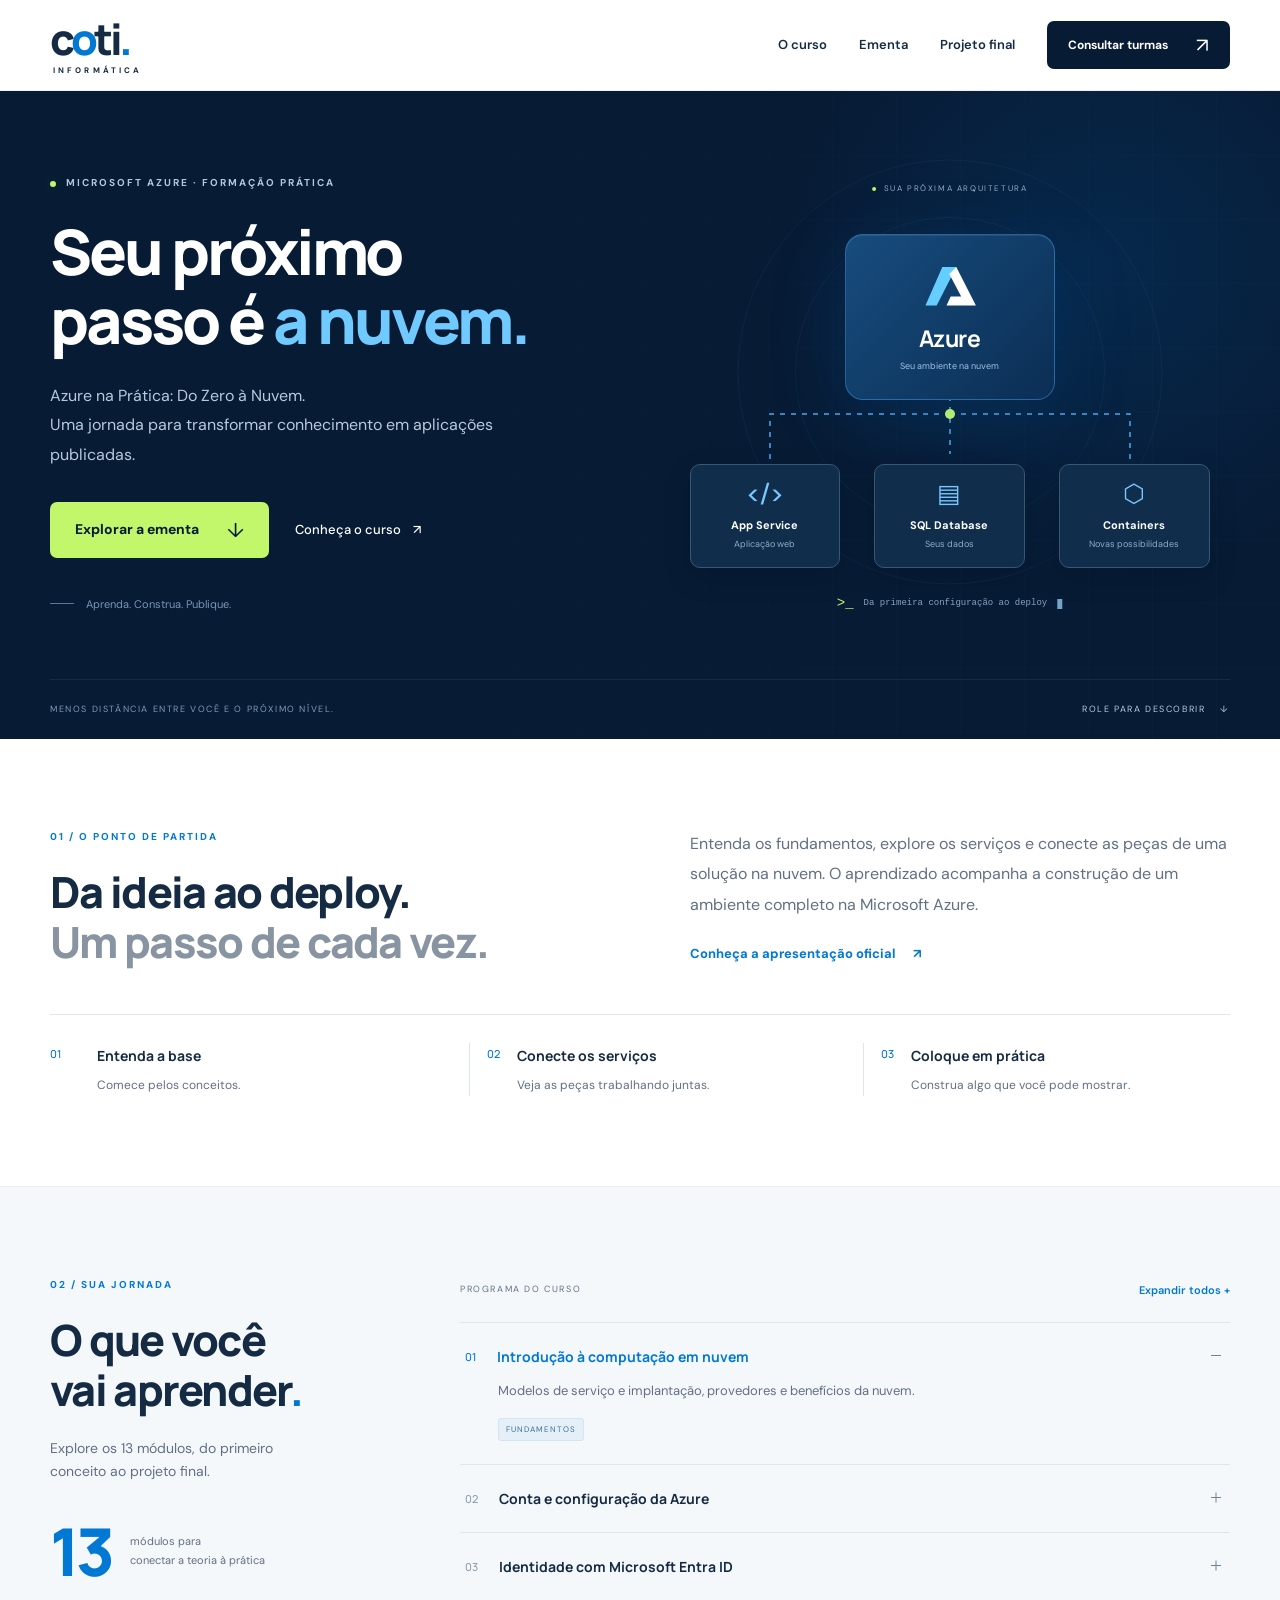
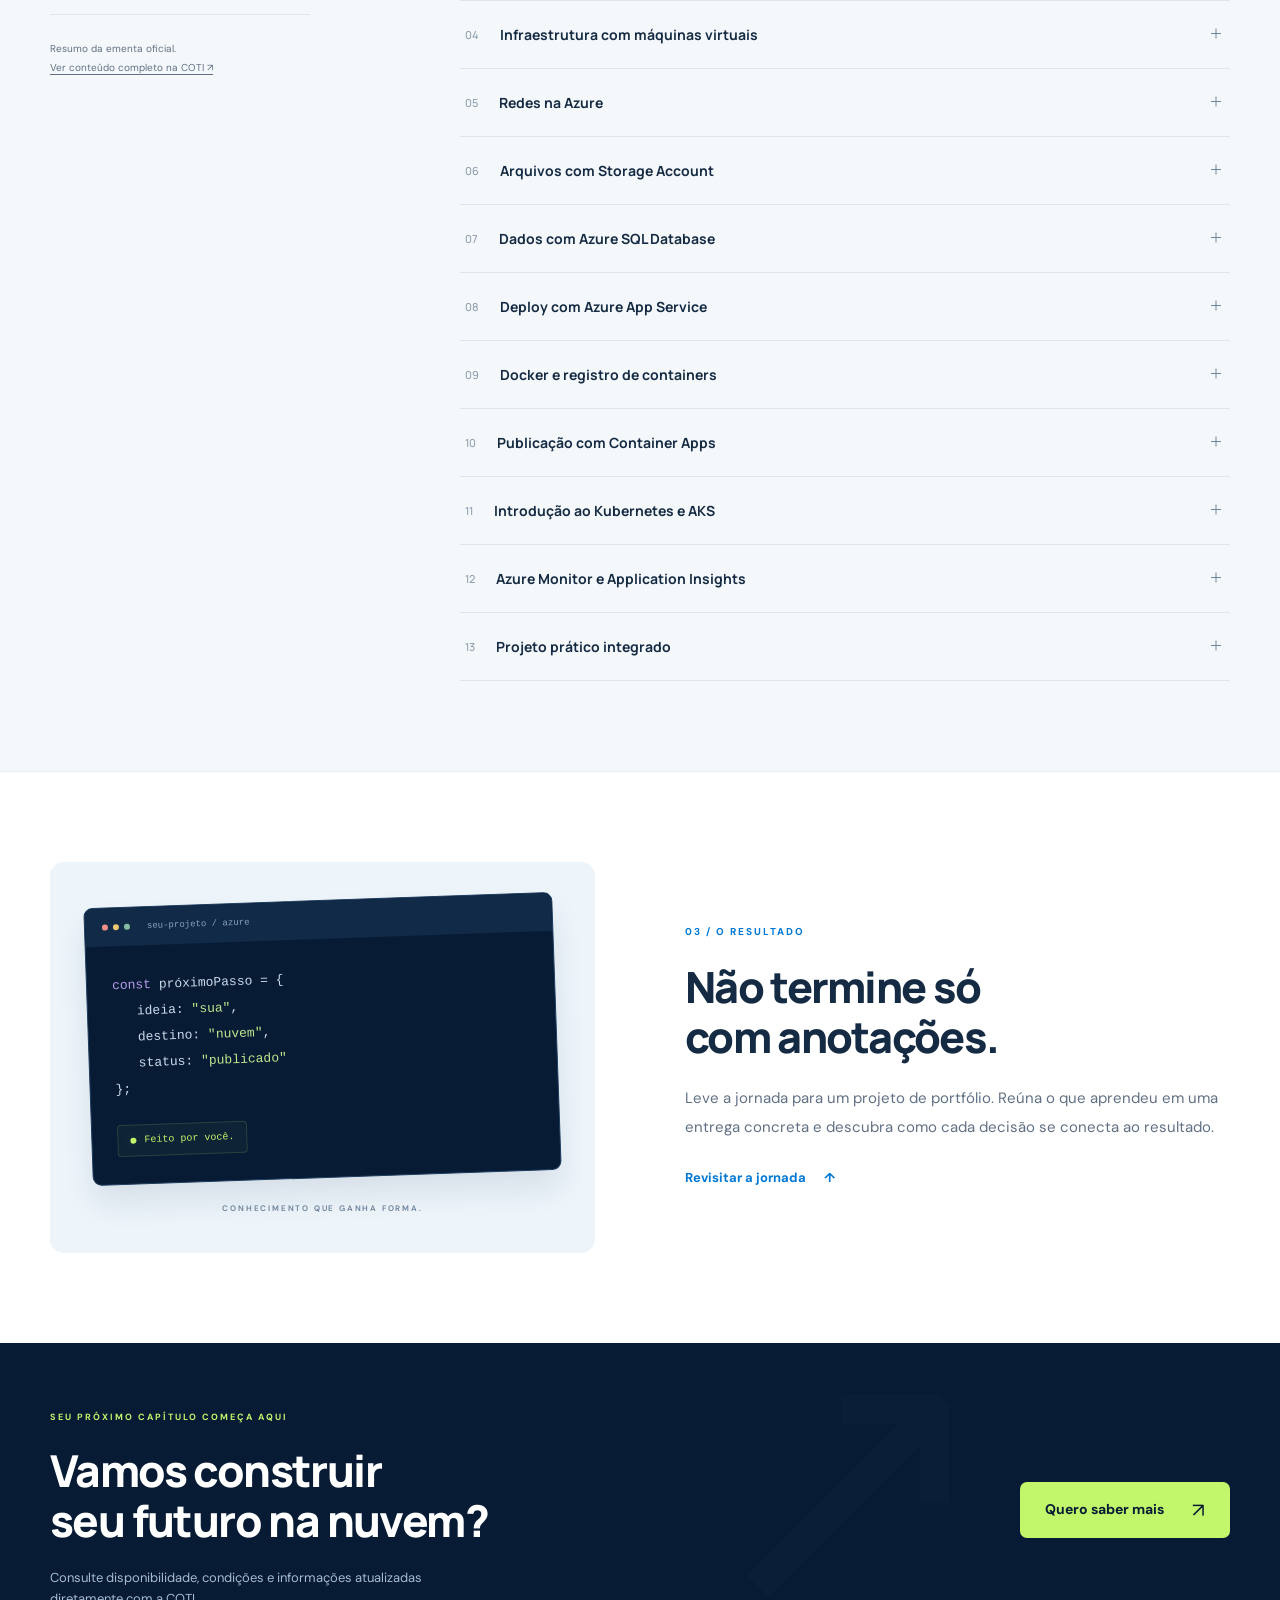
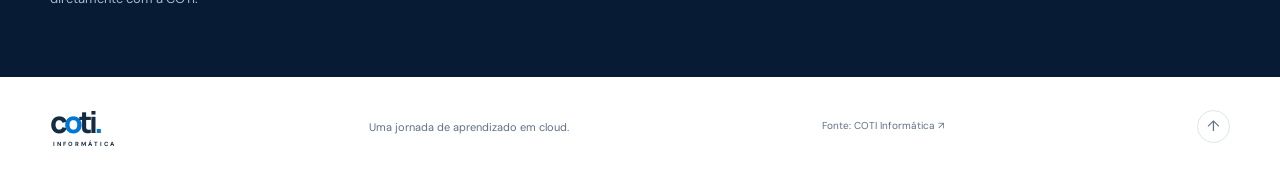
<file: index.html>
<!DOCTYPE html>
<html lang="pt-BR">
<head>
  <meta charset="UTF-8">
  <meta name="viewport" content="width=device-width, initial-scale=1">
  <meta name="theme-color" content="#071b35">
  <meta name="description" content="Explore a ementa do curso Azure na Prática da COTI Informática. Conheça a jornada de aprendizado e consulte informações sobre turmas.">
  <title>Azure na Prática | COTI Informática</title>
  <link rel="stylesheet" href="styles.css">
  <script src="app.js" defer></script>
</head>
<body>
  <a class="skip-link" href="#conteudo">Pular para o conteúdo</a>
  <header class="site-header">
    <div class="container header-inner">
      <a class="brand" href="#inicio" aria-label="COTI Informática, início"><span class="brand-symbol" aria-hidden="true">c<span>o</span>ti<span class="brand-dot">.</span></span><span class="brand-caption">INFORMÁTICA</span></a>
      <button class="menu-toggle" type="button" aria-controls="main-nav" aria-expanded="false" hidden>Menu <span aria-hidden="true">☰</span></button>
      <nav id="main-nav" class="main-nav" aria-label="Navegação principal">
        <a href="#sobre">O curso</a><a href="#ementa">Ementa</a><a href="#projeto">Projeto final</a>
        <a class="button button-small button-dark" href="https://www.cotiinformatica.com.br/curso/azure" target="_blank" rel="noopener noreferrer">Consultar turmas <span aria-hidden="true">↗</span></a>
      </nav>
    </div>
  </header>
  <main id="conteudo">
    <section id="inicio" class="hero">
      <div class="hero-grid" aria-hidden="true"></div>
      <div class="container hero-layout">
        <div class="hero-copy">
          <p class="eyebrow"><span class="status-dot"></span> MICROSOFT AZURE · FORMAÇÃO PRÁTICA</p>
          <h1>Seu próximo<br>passo é <span>a nuvem.</span></h1>
          <p class="hero-description">Azure na Prática: Do Zero à Nuvem.<br>Uma jornada para transformar conhecimento em aplicações publicadas.</p>
          <div class="hero-actions"><a class="button button-lime" href="#ementa">Explorar a ementa <span aria-hidden="true">↓</span></a><a class="text-link" href="#sobre">Conheça o curso <span aria-hidden="true">↗</span></a></div>
          <div class="hero-note"><span class="note-line" aria-hidden="true"></span> Aprenda. Construa. Publique.</div>
        </div>
        <div class="cloud-scene" role="img" aria-label="Ilustração de uma aplicação conectada à nuvem Azure, com serviços web, banco de dados e containers">
          <div class="scene-orbit orbit-one"></div><div class="scene-orbit orbit-two"></div>
          <span class="scene-label"><span class="status-dot"></span> SUA PRÓXIMA ARQUITETURA</span>
          <svg class="scene-lines" viewBox="0 0 520 440" fill="none" aria-hidden="true"><path d="M260 178V280M260 240H80V300M260 240H440V300" stroke="#4ba9ef" stroke-width="1.5" stroke-dasharray="5 6"/><circle cx="260" cy="240" r="5" fill="#c2f76b"/></svg>
          <div class="azure-core"><svg viewBox="0 0 80 80" aria-hidden="true"><path d="M29 10H49L21 65H5Z" fill="#65ceff"/><path d="M49 10L77 65H35L41 52H56L39 20Z" fill="#fff"/></svg><strong>Azure</strong><span>Seu ambiente na nuvem</span></div>
          <div class="service-node node-web"><span class="node-icon" aria-hidden="true">&lt;/&gt;</span><strong>App Service</strong><span>Aplicação web</span></div>
          <div class="service-node node-data"><span class="node-icon" aria-hidden="true">▤</span><strong>SQL Database</strong><span>Seus dados</span></div>
          <div class="service-node node-container"><span class="node-icon" aria-hidden="true">⬡</span><strong>Containers</strong><span>Novas possibilidades</span></div>
          <div class="scene-footer"><span class="terminal-prompt" aria-hidden="true">&gt;_</span> Da primeira configuração ao deploy <span class="terminal-cursor" aria-hidden="true"></span></div>
        </div>
      </div>
      <div class="container hero-bottom"><span>MENOS DISTÂNCIA ENTRE VOCÊ E O PRÓXIMO NÍVEL.</span><a href="#sobre" aria-label="Ir para a apresentação do curso">ROLE PARA DESCOBRIR <span aria-hidden="true">↓</span></a></div>
    </section>
    <section id="sobre" class="section about-section">
      <div class="container about-layout">
        <div><p class="eyebrow section-eyebrow">01 / O PONTO DE PARTIDA</p><h2>Da ideia ao deploy.<br><span class="muted">Um passo de cada vez.</span></h2></div>
        <div class="about-copy"><p>Entenda os fundamentos, explore os serviços e conecte as peças de uma solução na nuvem. O aprendizado acompanha a construção de um ambiente completo na Microsoft Azure.</p><a class="inline-link" href="https://www.cotiinformatica.com.br/curso/azure" target="_blank" rel="noopener noreferrer">Conheça a apresentação oficial <span aria-hidden="true">↗</span></a></div>
      </div>
      <div class="container journey-strip"><div><span>01</span><strong>Entenda a base</strong><p>Comece pelos conceitos.</p></div><div><span>02</span><strong>Conecte os serviços</strong><p>Veja as peças trabalhando juntas.</p></div><div><span>03</span><strong>Coloque em prática</strong><p>Construa algo que você pode mostrar.</p></div></div>
    </section>
    <section id="ementa" class="section syllabus-section">
      <div class="container syllabus-layout">
        <aside class="syllabus-intro"><p class="eyebrow section-eyebrow">02 / SUA JORNADA</p><h2>O que você<br>vai aprender<span class="blue-dot">.</span></h2><p>Explore os 13 módulos, do primeiro conceito ao projeto final.</p><div class="syllabus-stat"><strong>13</strong><span>módulos para<br>conectar a teoria à prática</span></div><p class="source-note">Resumo da ementa oficial.<br><a href="https://www.cotiinformatica.com.br/curso/azure" target="_blank" rel="noopener noreferrer">Ver conteúdo completo na COTI ↗</a></p></aside>
        <div class="module-panel"><div class="module-toolbar"><span>PROGRAMA DO CURSO</span><button id="toggle-modules" type="button" hidden>Expandir todos <span aria-hidden="true">+</span></button></div>
          <details class="module" open><summary><span class="module-number">01</span><h3>Introdução à computação em nuvem</h3><span class="module-plus" aria-hidden="true"></span></summary><div class="module-content"><p>Modelos de serviço e implantação, provedores e benefícios da nuvem.</p><span class="topic-tag">FUNDAMENTOS</span></div></details>
          <details class="module"><summary><span class="module-number">02</span><h3>Conta e configuração da Azure</h3><span class="module-plus" aria-hidden="true"></span></summary><div class="module-content"><p>Portal, assinaturas, grupos de recursos, organização e custos.</p><span class="topic-tag">PRIMEIROS PASSOS</span></div></details>
          <details class="module"><summary><span class="module-number">03</span><h3>Identidade com Microsoft Entra ID</h3><span class="module-plus" aria-hidden="true"></span></summary><div class="module-content"><p>Identidades, usuários, grupos e permissões.</p><span class="topic-tag">ACESSO</span></div></details>
          <details class="module"><summary><span class="module-number">04</span><h3>Infraestrutura com máquinas virtuais</h3><span class="module-plus" aria-hidden="true"></span></summary><div class="module-content"><p>Provisionamento, dimensionamento, acesso remoto e proteção de VMs.</p><span class="topic-tag">INFRAESTRUTURA</span></div></details>
          <details class="module"><summary><span class="module-number">05</span><h3>Redes na Azure</h3><span class="module-plus" aria-hidden="true"></span></summary><div class="module-content"><p>Redes virtuais, tráfego, comunicação e segurança.</p><span class="topic-tag">CONECTIVIDADE</span></div></details>
          <details class="module"><summary><span class="module-number">06</span><h3>Arquivos com Storage Account</h3><span class="module-plus" aria-hidden="true"></span></summary><div class="module-content"><p>Armazenamento, arquivos, permissões e hospedagem estática.</p><span class="topic-tag">ARMAZENAMENTO</span></div></details>
          <details class="module"><summary><span class="module-number">07</span><h3>Dados com Azure SQL Database</h3><span class="module-plus" aria-hidden="true"></span></summary><div class="module-content"><p>Banco gerenciado, conexões, firewall, backup e escalabilidade.</p><span class="topic-tag">BANCO DE DADOS</span></div></details>
          <details class="module"><summary><span class="module-number">08</span><h3>Deploy com Azure App Service</h3><span class="module-plus" aria-hidden="true"></span></summary><div class="module-content"><p>Publicação web, configurações, versões, logs e dimensionamento.</p><span class="topic-tag">APLICAÇÕES</span></div></details>
          <details class="module"><summary><span class="module-number">09</span><h3>Docker e registro de containers</h3><span class="module-plus" aria-hidden="true"></span></summary><div class="module-content"><p>Imagens, execução e registro de containers.</p><span class="topic-tag">CONTAINERS</span></div></details>
          <details class="module"><summary><span class="module-number">10</span><h3>Publicação com Container Apps</h3><span class="module-plus" aria-hidden="true"></span></summary><div class="module-content"><p>Aplicações conteinerizadas, portas, variáveis e cenários de uso.</p><span class="topic-tag">CONTAINERS</span></div></details>
          <details class="module"><summary><span class="module-number">11</span><h3>Introdução ao Kubernetes e AKS</h3><span class="module-plus" aria-hidden="true"></span></summary><div class="module-content"><p>Orquestração, clusters, componentes e publicação no AKS.</p><span class="topic-tag">ORQUESTRAÇÃO</span></div></details>
          <details class="module"><summary><span class="module-number">12</span><h3>Azure Monitor e Application Insights</h3><span class="module-plus" aria-hidden="true"></span></summary><div class="module-content"><p>Métricas, logs, diagnóstico e desempenho.</p><span class="topic-tag">OBSERVABILIDADE</span></div></details>
          <details class="module"><summary><span class="module-number">13</span><h3>Projeto prático integrado</h3><span class="module-plus" aria-hidden="true"></span></summary><div class="module-content"><p>Aplicação completa com infraestrutura, dados, arquivos, containers, segurança e monitoramento.</p><a class="inline-link" href="#projeto">Conheça a entrega final ↗</a></div></details>
        </div>
      </div>
    </section>
    <section id="projeto" class="section project-section"><div class="container project-layout"><div class="project-visual" aria-hidden="true"><div class="project-window"><div class="window-bar"><i></i><i></i><i></i><span>seu-projeto / azure</span></div><div class="code-preview"><p><span>const</span> próximoPasso = {</p><p class="indent">ideia: <b>"sua"</b>,</p><p class="indent">destino: <b>"nuvem"</b>,</p><p class="indent">status: <b>"publicado"</b></p><p>};</p><div class="deploy-badge"><span class="status-dot"></span> Feito por você.</div></div></div><span class="project-caption">CONHECIMENTO QUE GANHA FORMA.</span></div><div><p class="eyebrow section-eyebrow">03 / O RESULTADO</p><h2>Não termine só<br>com anotações.</h2><p>Leve a jornada para um projeto de portfólio. Reúna o que aprendeu em uma entrega concreta e descubra como cada decisão se conecta ao resultado.</p><a class="inline-link" href="#ementa">Revisitar a jornada <span aria-hidden="true">↑</span></a></div></div></section>
    <section id="proximo-passo" class="cta-section"><div class="container cta-layout"><div><p class="eyebrow">SEU PRÓXIMO CAPÍTULO COMEÇA AQUI</p><h2>Vamos construir<br>seu futuro na nuvem?</h2><p>Consulte disponibilidade, condições e informações atualizadas diretamente com a COTI.</p></div><a class="button button-lime" href="https://www.cotiinformatica.com.br/curso/azure" target="_blank" rel="noopener noreferrer">Quero saber mais <span aria-hidden="true">↗</span></a></div></section>
  </main>
  <footer class="site-footer"><div class="container footer-inner"><a class="brand footer-brand" href="#inicio" aria-label="COTI Informática, voltar ao início"><span class="brand-symbol">c<span>o</span>ti<span class="brand-dot">.</span></span><span class="brand-caption">INFORMÁTICA</span></a><p>Uma jornada de aprendizado em cloud.</p><a href="https://www.cotiinformatica.com.br/curso/azure" target="_blank" rel="noopener noreferrer">Fonte: COTI Informática <span aria-hidden="true">↗</span></a><a href="#inicio" class="back-top" aria-label="Voltar ao topo">↑</a></div></footer>
</body>
</html>
</file>
<file: styles.css>
@import url('https://fonts.googleapis.com/css2?family=DM+Sans:wght@400;500;600;700&family=Manrope:wght@400;500;600;700;800&display=swap');

:root{--navy:#071b35;--navy-soft:#102c4c;--blue:#0078d4;--lime:#c2f76b;--ink:#152b43;--muted:#617084;--line:#dde5ed;--paper:#f5f8fb;--heading:'Manrope',sans-serif;--body:'DM Sans',sans-serif}
*{box-sizing:border-box}html{scroll-behavior:smooth;scroll-padding-top:110px}body{margin:0;color:var(--ink);font:16px/1.65 var(--body);background:#fff}a{color:inherit;text-decoration:none}button{font:inherit}button,a,summary{-webkit-tap-highlight-color:transparent}button{cursor:pointer}button:disabled{cursor:default}a:focus-visible,button:focus-visible,summary:focus-visible{outline:3px solid var(--blue);outline-offset:6px;border-radius:4px}h1,h2,h3,p{margin:0}h1,h2,h3{font-family:var(--heading);line-height:1.15}::selection{background:var(--lime);color:var(--navy)}[hidden]{display:none!important}.container{width:min(1180px,calc(100% - 80px));margin-inline:auto}.skip-link{position:fixed;top:12px;left:12px;z-index:100;background:#fff;color:var(--navy);padding:10px 16px;transform:translateY(-160%)}.skip-link:focus{transform:translateY(0)}
.site-header{background:#fff;position:sticky;top:0;z-index:20;border-bottom:1px solid #edf1f5}.header-inner{display:flex;justify-content:space-between;align-items:center;min-height:90px;gap:30px}.brand{display:inline-flex;flex-direction:column;line-height:1;flex-shrink:0}.brand-symbol{font-family:var(--heading);font-weight:800;font-size:43px;letter-spacing:-3.5px}.brand-symbol>span:first-child{color:var(--blue)}.brand-dot{color:var(--blue)}.brand-caption{font-size:8px;letter-spacing:3.1px;font-weight:700;margin-top:6px;padding-left:3px}.main-nav{display:flex;align-items:center;gap:32px;font-size:13px;font-weight:600}.main-nav>a:not(.button):hover{color:var(--blue)}.button{display:inline-flex;align-items:center;justify-content:center;gap:28px;padding:17px 24px;border:1px solid transparent;border-radius:7px;font-weight:700;font-size:14px;line-height:1.4;transition:background .2s,transform .2s}.button:hover{transform:translateY(-2px)}.button span{font-size:20px;font-weight:400;line-height:1}.button-dark{color:#fff;background:var(--navy)}.button-dark:hover{background:var(--navy-soft)}.button-small{padding:13px 20px;font-size:12px}.button-lime{color:var(--navy);background:var(--lime)}.button-lime:hover{background:#d1ff8d}.menu-toggle{display:none;background:transparent;border:1px solid var(--line);padding:8px 12px;border-radius:6px;color:var(--navy);align-items:center;gap:12px}
.hero{position:relative;overflow:hidden;background:var(--navy);color:#fff}.hero-grid{position:absolute;inset:0;background-image:linear-gradient(#ffffff04 1px,transparent 1px),linear-gradient(90deg,#ffffff04 1px,transparent 1px);background-size:64px 64px;mask-image:linear-gradient(90deg,transparent,#000)}.hero:after{content:'';position:absolute;width:650px;height:650px;right:-150px;top:-150px;background:radial-gradient(ellipse,#0078d425,transparent 68%);pointer-events:none}.hero-layout{display:grid;grid-template-columns:1.05fr 1fr;align-items:center;gap:30px;position:relative;z-index:1;padding-block:83px 65px}.eyebrow{font-size:10px;font-weight:700;letter-spacing:2px;display:flex;align-items:center;gap:10px}.hero .eyebrow{color:#b0c8df}.status-dot{width:6px;height:6px;border-radius:50%;background:var(--lime);display:inline-block;flex-shrink:0;box-shadow:0 0 12px #c2f74430}.hero h1{font-size:clamp(46px,4.9vw,69px);font-weight:800;letter-spacing:-3px;line-height:1.1;margin-top:25px}.hero h1>span{color:#71caff}.hero-description{color:#b8c9db;font-size:16px;line-height:1.85;margin-top:26px;max-width:450px}.hero-actions{display:flex;gap:26px;align-items:center;margin-top:32px;flex-wrap:wrap}.text-link{font-size:13px;font-weight:500;display:inline-flex;gap:12px;align-items:center}.text-link:hover{color:var(--lime)}.hero-note{display:flex;gap:12px;align-items:center;color:#7896b3;font-size:11px;margin-top:37px}.note-line{width:24px;height:1px;background:#587795}.hero-bottom{position:relative;z-index:1;display:flex;justify-content:space-between;gap:20px;border-top:1px solid #ffffff12;padding-block:22px;color:#7f9ab6;font-size:9px;letter-spacing:1.6px}.hero-bottom a{display:flex;gap:15px;color:#b6cadd}.hero-bottom a:hover{color:#fff}
.cloud-scene{height:440px;position:relative;width:100%;max-width:520px;margin:auto}.scene-label{position:absolute;top:8px;left:50%;transform:translateX(-50%);font-size:8px;letter-spacing:1.6px;white-space:nowrap;color:#91acc8;display:flex;gap:8px;align-items:center}.scene-label .status-dot{width:4px;height:4px}.scene-orbit{position:absolute;border:1px solid #56a7e514;border-radius:50%;left:50%;top:45%;transform:translate(-50%,-50%)}.orbit-one{width:310px;height:310px}.orbit-two{width:425px;height:425px}.azure-core{position:absolute;top:60px;left:50%;transform:translateX(-50%);width:210px;height:166px;border:1px solid #448dd180;background:linear-gradient(135deg,#174c7e,#0b2e54);box-shadow:0 20px 80px #0078d429,inset 0 1px #ffffff15;border-radius:18px;display:flex;align-items:center;flex-direction:column;justify-content:center}.azure-core svg{height:56px;width:56px;margin-bottom:6px}.azure-core strong{font:700 23px var(--heading);letter-spacing:-.6px}.azure-core>span{font-size:9px;color:#9fc2e1;margin-top:5px}.scene-lines{width:100%;height:100%;position:absolute;inset:0}.service-node{position:absolute;top:290px;width:29%;height:104px;background:#102d4c;border:1px solid #365875;border-radius:10px;display:flex;align-items:center;flex-direction:column;justify-content:center;box-shadow:0 10px 30px #0002}.node-web{left:0}.node-data{left:35.5%}.node-container{right:0}.node-icon{font:500 25px/1 var(--body);color:#79c7ff;margin-bottom:10px}.service-node strong{font-size:11px}.service-node>span:last-child{font-size:9px;color:#8eacc7;margin-top:3px}.scene-footer{position:absolute;bottom:0;left:50%;transform:translateX(-50%);display:flex;align-items:center;gap:10px;font:9px/1.5 monospace;white-space:nowrap;color:#82a3bf}.terminal-prompt{color:var(--lime);font-size:14px}.terminal-cursor{width:5px;height:10px;background:#74a3c8}
.section{padding-block:90px}.section-eyebrow{color:var(--blue);margin-bottom:22px}.section h2{font-size:clamp(30px,3.4vw,43px);letter-spacing:-1.7px;font-weight:800}.muted{color:#8994a2}.about-layout{display:grid;grid-template-columns:1fr 1fr;gap:100px;align-items:center}.about-copy>p{font-size:16px;color:var(--muted);line-height:1.9;margin-bottom:20px}.inline-link{font-size:13px;font-weight:700;color:var(--blue);display:inline-flex;align-items:center;gap:18px}.inline-link:hover{text-decoration:underline;text-underline-offset:5px}.journey-strip{margin-top:48px;display:grid;grid-template-columns:repeat(3,1fr);border-top:1px solid var(--line);padding-top:28px}.journey-strip>div{position:relative;padding-left:47px}.journey-strip>div+div{border-left:1px solid var(--line);margin-left:26px}.journey-strip>div>span{position:absolute;left:0;top:0;color:var(--blue);font:500 11px/2 var(--heading)}.journey-strip>div+div>span{left:17px}.journey-strip strong{font:700 14px var(--heading)}.journey-strip p{color:var(--muted);font-size:12px;margin-top:6px}
.syllabus-section{background:var(--paper);border-block:1px solid #e9eef3}.syllabus-layout{display:grid;grid-template-columns:330px 1fr;gap:80px;align-items:start}.syllabus-intro{position:sticky;top:125px}.syllabus-intro>p:not(.eyebrow){color:var(--muted);font-size:14px;margin-top:23px;max-width:260px}.blue-dot{color:var(--blue)}.syllabus-stat{display:flex;align-items:center;gap:19px;margin-top:35px}.syllabus-stat strong{font:800 66px/1 var(--heading);letter-spacing:-4px;color:var(--blue)}.syllabus-stat span{font-size:11px;color:var(--muted);line-height:1.7}.syllabus-intro .source-note{font-size:10px!important;line-height:1.9;border-top:1px solid var(--line);padding-top:24px;margin-top:30px!important}.source-note a{text-decoration:underline;text-underline-offset:3px}.module-panel{min-width:0}.module-toolbar{display:flex;justify-content:space-between;align-items:center;gap:12px;padding-bottom:19px;font-size:9px;letter-spacing:1.6px;color:var(--muted)}.module-toolbar button{border:0;padding:4px 0;background:transparent;color:var(--blue);font-size:11px;font-weight:600;letter-spacing:0}.module{border-top:1px solid var(--line)}.module:last-child{border-bottom:1px solid var(--line)}.module summary{display:flex;align-items:center;gap:21px;cursor:pointer;padding:23px 5px;list-style:none}.module summary::-webkit-details-marker{display:none}.module-number{font:500 11px var(--heading);color:#8d9eae}.module h3{font-size:14px;font-weight:700;line-height:1.5;flex:1}.module-plus{position:relative;width:18px;height:18px;flex-shrink:0}.module-plus:before,.module-plus:after{content:'';position:absolute;top:8px;left:4px;height:1px;width:10px;background:#6d859a}.module-plus:after{transform:rotate(90deg)}.module[open] .module-plus:after{transform:rotate(0)}.module[open] summary{padding-bottom:12px}.module[open] h3,.module[open] .module-number{color:var(--blue)}.module summary:hover h3{color:var(--blue)}.module-content{padding:0 38px 23px;font-size:13px;line-height:1.85;color:var(--muted)}.topic-tag{display:inline-block;margin-top:15px;padding:3px 7px;background:#e5eff8;border:1px solid #d5e4f1;border-radius:3px;font-size:8px;letter-spacing:1px;color:#3e7199}.module-content .inline-link{margin-top:14px;font-size:11px}
.project-layout{display:grid;grid-template-columns:1fr 1fr;align-items:center;gap:90px}.project-layout>div>p:not(.eyebrow){color:var(--muted);font-size:15px;line-height:1.9;margin:23px 0}.project-visual{padding:38px;background:#edf4fa;border-radius:14px;position:relative}.project-window{background:var(--navy);border-radius:9px;box-shadow:0 18px 30px #0a2b4c18;overflow:hidden;transform:rotate(-2deg);border:1px solid #1d3c5d}.window-bar{display:flex;align-items:center;padding:14px 17px;background:#102a47;gap:5px}.window-bar i{width:6px;height:6px;border-radius:50%;background:#53718e}.window-bar i:first-child{background:#f18e87}.window-bar i:nth-child(2){background:#eac770}.window-bar i:nth-child(3){background:#86bba0}.window-bar>span{margin-left:12px;color:#88a5c0;font:9px monospace}.code-preview{padding:27px 25px;color:#cadbea;font:13px/2 monospace}.code-preview p{white-space:nowrap}.code-preview p>span{color:#b99de9}.code-preview .indent{padding-left:24px}.code-preview b{font-weight:400;color:#bce98c}.deploy-badge{display:inline-flex;align-items:center;gap:8px;border:1px solid #c2f76b25;background:#c2f76b0a;color:var(--lime);border-radius:4px;padding:5px 12px;margin-top:22px;font-size:10px}.project-caption{display:block;text-align:center;margin-top:24px;font-size:8px;font-weight:600;letter-spacing:1.8px;color:#6d859c}
.cta-section{padding-block:67px;background:var(--navy);color:#fff;position:relative;overflow:hidden}.cta-section:after{content:'↗';position:absolute;font:300 360px/1 var(--heading);color:#ffffff03;right:22%;top:-55px;pointer-events:none}.cta-layout{display:flex;justify-content:space-between;gap:50px;align-items:center;position:relative;z-index:1}.cta-section .eyebrow{color:var(--lime);font-size:9px;margin-bottom:20px}.cta-section h2{font-size:clamp(32px,3.5vw,44px);letter-spacing:-1.6px;font-weight:800}.cta-section p:not(.eyebrow){font-size:13px;color:#a6bbd0;margin-top:21px;max-width:420px}.cta-section .button{flex-shrink:0}.site-footer{padding-block:30px}.footer-inner{display:flex;align-items:center;justify-content:space-between;gap:24px}.footer-brand .brand-symbol{font-size:30px}.footer-brand .brand-caption{font-size:6px;letter-spacing:2px;margin-top:4px}.footer-inner>p{font-size:11px;color:var(--muted)}.footer-inner>a:not(.brand){font-size:10px;color:var(--muted)}.footer-inner>a:hover{color:var(--blue)}.back-top{border:1px solid var(--line);border-radius:50%;width:33px;height:33px;display:grid;place-items:center;font-size:15px!important}
.error-page{background:var(--navy);color:#fff;min-height:100vh;display:flex;flex-direction:column}.error-main{flex:1;padding-block:60px 80px}.error-main .eyebrow{color:#9db8d1}.error-number{font:800 clamp(100px,15vw,200px)/1 var(--heading);letter-spacing:-8px;color:#71caff;margin:35px 0 20px}.error-number>span{color:var(--lime)}.error-main h1{font-size:clamp(28px,4vw,44px);letter-spacing:-1.5px}.error-main p:not(.eyebrow){margin-top:22px;color:#a6bbd0}.error-footer{padding-block:23px;border-top:1px solid #ffffff18;color:#91a9bf;font-size:12px}
@media(min-width:1450px){.hero-layout{padding-block:100px 85px}}
@media(max-width:1050px){.container{width:calc(100% - 56px)}.hero-layout{gap:20px}.hero h1{letter-spacing:-2px}.hero-actions{gap:18px}.hero-actions .button{padding-inline:18px}.main-nav{gap:23px}.syllabus-layout{grid-template-columns:280px 1fr;gap:40px}.project-layout,.about-layout{gap:50px}.project-visual{padding:26px}.code-preview{padding-inline:20px;font-size:12px}.cloud-scene{height:400px}.azure-core{top:45px}.service-node{top:267px}.scene-footer{bottom:0}.scene-label{top:0}.hero-bottom{font-size:8px}}
@media(max-width:760px){html{scroll-padding-top:95px}.container{width:calc(100% - 40px)}.header-inner{min-height:76px;gap:20px;flex-wrap:wrap;padding-block:12px}.brand-symbol{font-size:35px}.brand-caption{font-size:6px;letter-spacing:2.7px}.menu-toggle:not([hidden]){display:inline-flex;font-size:12px}.main-nav{display:flex;flex-wrap:wrap;width:100%;gap:20px;padding-block:12px}.menu-toggle:not([hidden])+.main-nav{display:none}.menu-toggle:not([hidden])+.main-nav.is-open{display:flex}.main-nav .button{margin-left:auto}.hero-layout{grid-template-columns:1fr;gap:34px;padding-block:49px 35px}.hero h1{font-size:clamp(43px,9vw,66px)}.hero-copy{max-width:560px}.hero-description{font-size:15px;margin-top:22px}.eyebrow{font-size:9px;letter-spacing:1.5px}.hero-note{margin-top:25px}.cloud-scene{max-width:470px;height:410px}.azure-core{top:48px}.service-node{top:280px}.hero-bottom>span{display:none}.hero-bottom{justify-content:flex-end;padding-block:18px}.section{padding-block:60px}.about-layout,.project-layout{grid-template-columns:1fr;gap:27px}.section h2{font-size:35px}.about-copy>p{font-size:14px}.journey-strip{margin-top:34px;gap:18px}.journey-strip>div{padding:0;border:0!important;margin:0!important}.journey-strip>div>span{position:static;display:block;margin-bottom:9px}.journey-strip strong{font-size:12px;display:block}.journey-strip p{font-size:11px}.syllabus-layout{grid-template-columns:1fr;gap:35px}.syllabus-intro{position:static}.syllabus-intro h2 br{display:none}.syllabus-stat{display:none}.syllabus-intro>p:not(.eyebrow){max-width:100%;margin-top:15px}.syllabus-intro .source-note{margin-top:17px!important;padding-top:14px}.source-note br{display:none}.source-note a{margin-left:5px}.module h3{font-size:13px}.module summary{gap:14px;padding-block:21px}.module-content{padding-left:31px}.project-layout{gap:38px}.project-visual{max-width:500px;width:100%;padding:30px;margin:auto}.code-preview{font-size:13px}.project-layout>div>p:not(.eyebrow){font-size:14px}.cta-layout{align-items:flex-start;flex-direction:column;gap:28px}.cta-section{padding-block:53px}.cta-section h2{font-size:35px}.footer-inner{flex-wrap:wrap;gap:18px}.footer-inner>p{display:none}.footer-inner>a:not(.brand){margin-left:auto}.footer-inner .back-top{margin-left:0!important}}
@media(max-width:380px){.container{width:calc(100% - 32px)}.hero h1{font-size:42px}.hero-actions{gap:20px}.hero-actions .button{font-size:12px;gap:20px}.hero-actions .text-link{font-size:12px}.cloud-scene{height:380px}.service-node{top:260px;height:94px}.service-node strong{font-size:10px}.service-node>span:last-child{font-size:8px}.scene-footer{font-size:8px}.section h2{font-size:30px}.code-preview{font-size:11px}.project-visual{padding:22px}.main-nav .button{margin-left:0}.footer-inner{gap:12px}.footer-inner>a:not(.brand){font-size:9px}}
@media(prefers-reduced-motion:reduce){html{scroll-behavior:auto}*,*:before,*:after{transition:none!important;animation:none!important}}
</file>
